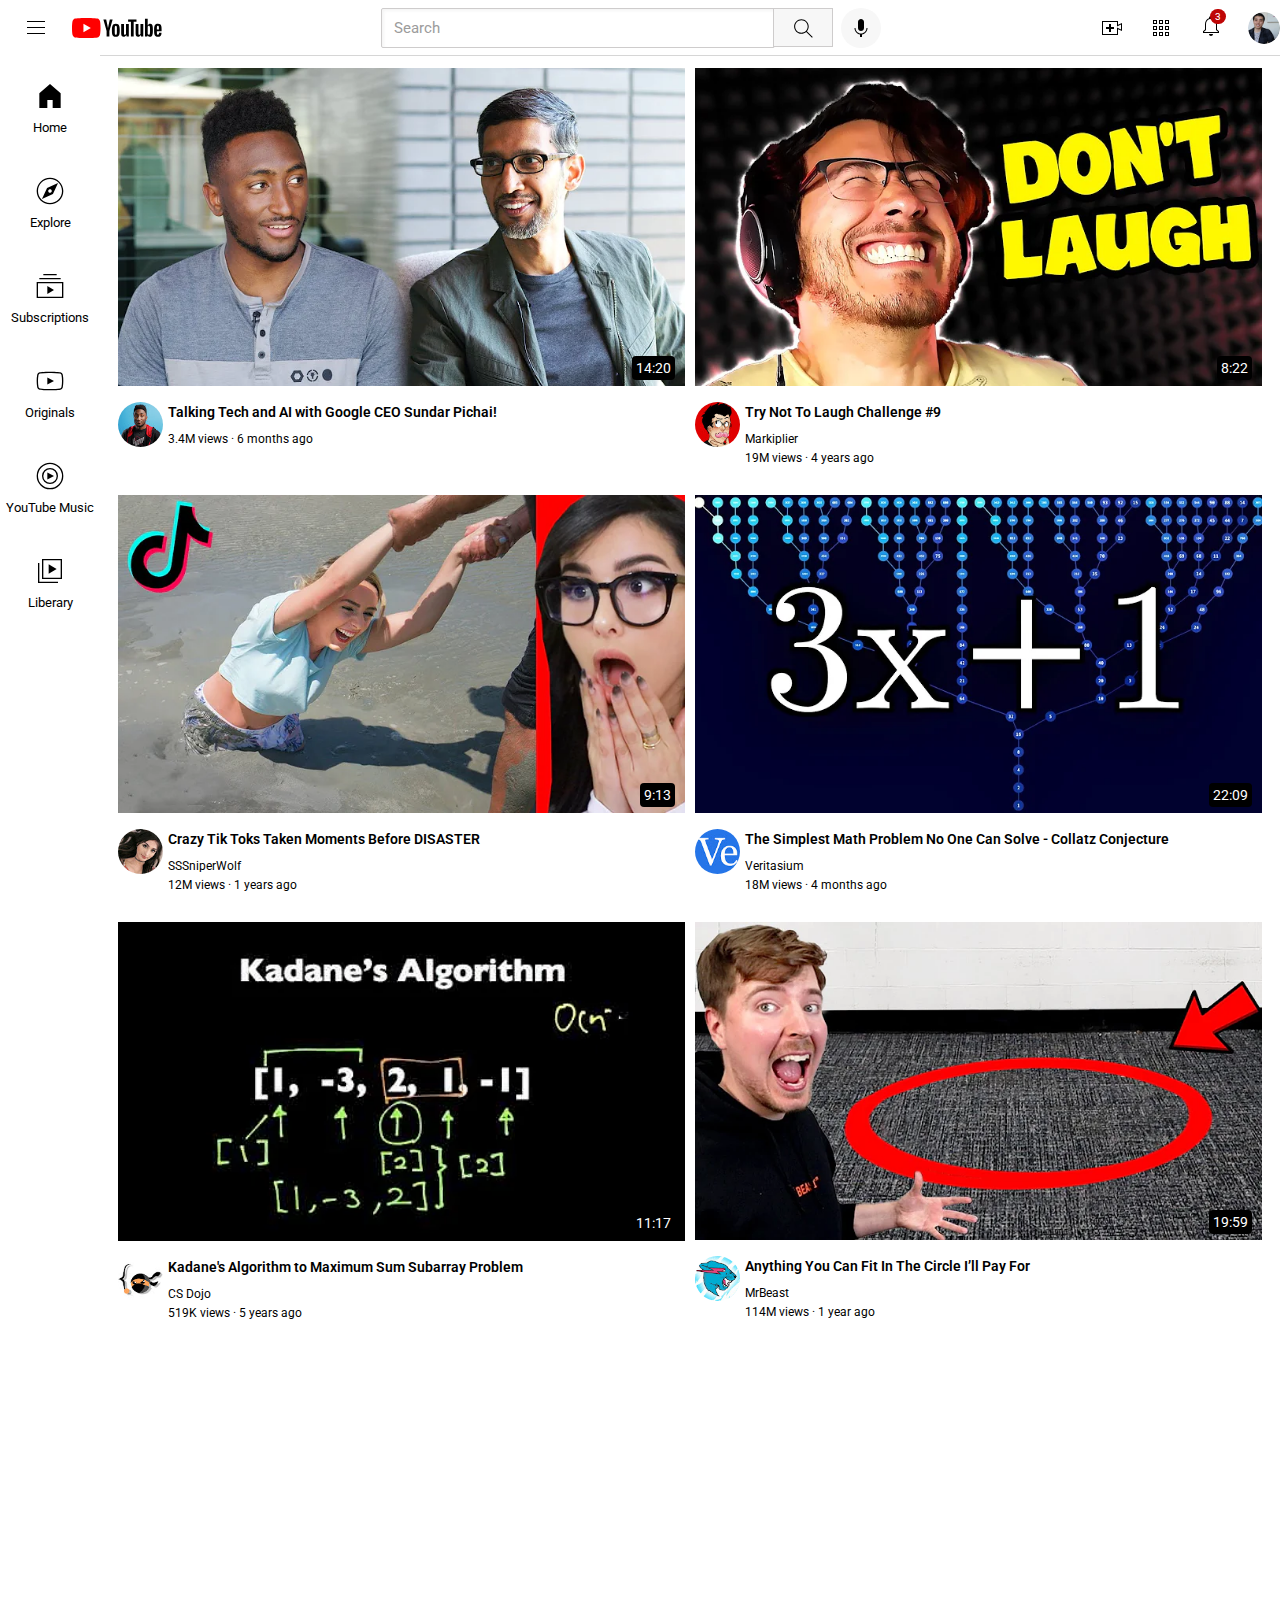
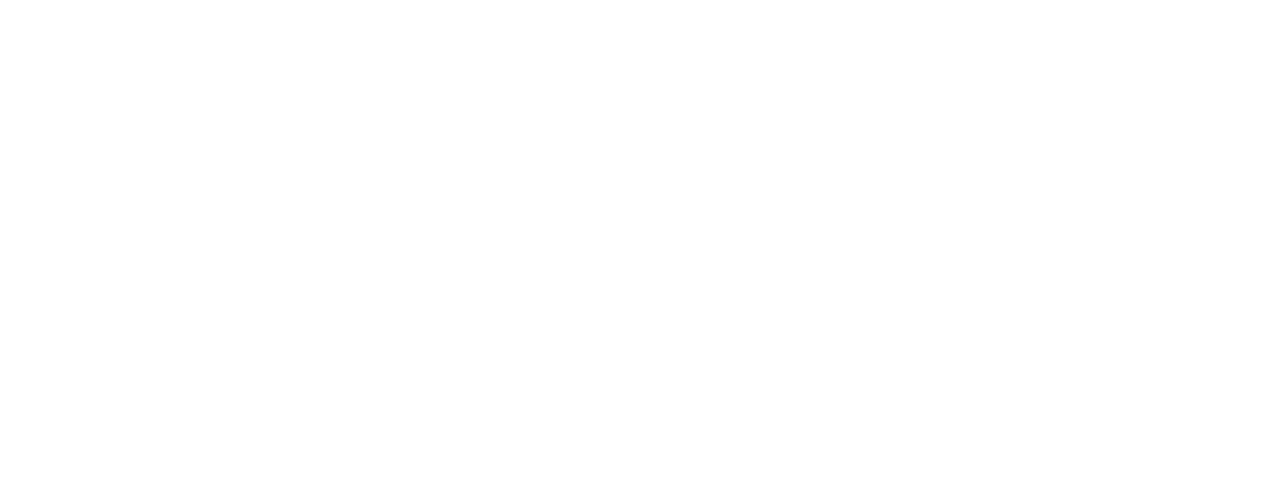
<file: index.html>
<!DOCTYPE html>
<html>
    <head>
        <title>youtube.com Clone</title>
        <link rel="preconnect" href="https://fonts.googleapis.com">
        <link rel="preconnect" href="https://fonts.gstatic.com" crossorigin>
        <link href="https://fonts.googleapis.com/css2?family=Roboto:ital,wght@0,100;0,300;0,400;0,500;0,700;0,900;1,100;1,300;1,400;1,500;1,700;1,900&display=swap" rel="stylesheet">
        
        <link rel="stylesheet" href="styles/general.css">
        <link rel="stylesheet" href="styles/video.css">
        <link rel="stylesheet" href="styles/header.css">
        <link rel="stylesheet" href="styles/sidebar.css">

    </head>


    <body>
        <div class="header">
            <div class="left-section">
                <img class="hamburger-menu" src="icons/hamburger-menu.svg">
                <img class="youtube-logo" src="icons/youtube-logo.svg">

            </div>
            <div class="middle-section">
                
                <input class="searching" placeholder="Search">
                <div class="search-button-div">    
                    <button class="search-button">
                        <img class="search-icon"  src="icons/search.svg">
                    </button>
                    <div class="search-button-hover"> Search </div>
                </div>



                <button class="voice-button">
                    <div class="search-button-div">
                        <img class="voice-icon" src="icons/voice-search-icon.svg">
                        <div class="voice-button-hover"> Search by voice </div>
                    </div>
                </button>
            </div>
            <div class="right-section">
                <img class="upload-icon" src="icons/upload.svg">
                <img class="youtube-apps-icon" src="icons/youtube-apps.svg">
                <div class="notifcation-div">
                    <img class="notification-icon" src="icons/notifications.svg">
                    <div class="notofication-count">3</div>
                </div>
                <img class="current-user-pic" src="profile-pic/my-channel.jpeg">
 
            </div>
        <div class="sidebar">
            <div class="sidebar-links">
                <img src="icon-sidebar/home.svg">
                <div> Home </div>
            </div>

            <div class="sidebar-links">
                <img src="icon-sidebar/explore.svg">
                <div> Explore </div>
            </div>

            <div class="sidebar-links">
                <img src="icon-sidebar/subscriptions.svg">
                <div> Subscriptions </div>
            </div>

            <div class="sidebar-links">
                <img src="icon-sidebar/originals.svg">
                <div> Originals </div>
            </div>

            <div class="sidebar-links">
                <img src="icon-sidebar/youtube-music.svg">
                <div> YouTube Music </div>
            </div>

            <div class="sidebar-links">
                <img src="icon-sidebar/library.svg">
                <div> Liberary </div>
            </div>
        </div>
        </div>
        

        
        <div class="all-video-grids">

            <div class="video-preview">
                <div class="thumbnail-row">
                        <a href="https://www.youtube.com/watch?v=G3e-cpL7ofc">
                        <img class="pic" src="thumbnails/thumbnail-1.webp">
                        </a>
                    
                    <div class="video-time">14:20 </div>
                </div>
                <div class="video-info-grid">
                    <div class="channel-picture">
                        <img class="profile-pic" src="profile-pic/channel-1.jpeg">
                        <div class="channel-picture-summary">
                            <img class="pic-summary" src="profile-pic/channel-1.jpeg">
                            <div class="text-summary">
                                <p class="summary-channel-name">Marques Brownlee</p>
                                <p class="summary-channel-subs"> 15M Subescribers</p>
                            </div>

                        </div>
                    </div>

                    <div class="channel-description">
                        <p class="video-title">
                            Talking Tech and AI with Google CEO Sundar Pichai!
                        </p>
                
                        <p class="video-author">
                            
                        </p>
                
                        <p class="video-stats">
                            3.4M views &#183; 6 months ago
                        </p>
                    </div>
                </div>

            </div>

            <div class="video-preview">
                <div class="thumbnail-row">
                    <img class="pic" src="thumbnails/thumbnail-2.webp">
                    <div class="video-time">8:22 </div>
                </div>
                <div class="video-info-grid">
                    <div class="channel-picture">
                        <img class="profile-pic" src="profile-pic/channel-2.jpeg">
                        <div class="channel-picture-summary">
                            <img class="pic-summary" src="profile-pic/channel-2.jpeg">
                            <div class="text-summary">
                                <p class="summary-channel-name">Markiplier</p>
                                <p class="summary-channel-subs"> 40M Subescribers</p>
                            </div>

                        </div>
                    </div>

                    <div class="channel-description">
                        <p class="video-title">                  
                            Try Not To Laugh Challenge #9
                        </p>
                
                        <p class="video-author">
                            Markiplier
                        </p>
                
                        <p class="video-stats">
                            19M views &#183; 4 years ago
                        </p>
                    </div>
                </div>

            </div>

            <div class="video-preview">
                <div class="thumbnail-row">
                    <img class="pic" src="thumbnails/thumbnail-3.webp">
                    <div class="video-time">9:13 </div>
                </div>
                <div class="video-info-grid">
                    <div class="channel-picture">
                        <img class="profile-pic" src="profile-pic/channel-3.jpeg">
                        <div class="channel-picture-summary">
                            <img class="pic-summary" src="profile-pic/channel-3.jpeg">
                            <div class="text-summary">
                                <p class="summary-channel-name">SSSniperWolf</p>
                                <p class="summary-channel-subs"> 10M Subescribers</p>
                            </div>

                        </div>
                    </div>

                    <div class="channel-description">
                        <p class="video-title">                  
                            Crazy Tik Toks Taken Moments Before DISASTER
                        </p>
                
                        <p class="video-author">
                            SSSniperWolf
                        </p>
                
                        <p class="video-stats">
                            12M views &#183; 1 years ago
                        </p>
                    </div>
                </div>

            
            </div>
            <div class="video-preview">
                <div class="thumbnail-row">
                    <img class="pic" src="thumbnails/thumbnail-4.webp">
                    <div class="video-time">22:09 </div>
                </div>
                <div class="video-info-grid">
                    <div class="channel-picture">
                        <img class="profile-pic" src="profile-pic/channel-4.jpeg">
                    </div>

                    <div class="channel-description">
                        <p class="video-title">
                            The Simplest Math Problem No One Can Solve - Collatz Conjecture
                        </p>
                
                        <p class="video-author">
                            Veritasium
                        </p>
                
                        <p class="video-stats">
                            18M views &#183; 4 months ago
                        </p>
                    </div>
                </div>

            </div>

            <div class="video-preview">
                <div class="thumbnail-row">
                    <img class="pic" src="thumbnails/thumbnail-5.webp">
                    <div class="video-time">11:17 </div>
                </div>
                <div class="video-info-grid">
                    <div class="channel-picture">
                        <img class="profile-pic" src="profile-pic/channel-5.jpeg">
                    </div>

                    <div class="channel-description">
                        <p class="video-title">                  
                            Kadane's Algorithm to Maximum Sum Subarray Problem
                        </p>
                
                        <p class="video-author">
                            CS Dojo
                        </p>
                
                        <p class="video-stats">
                            519K views &#183; 5 years ago
                        </p>
                    </div>
                </div>

            </div>

            <div class="video-preview">
                <div class="thumbnail-row">
                    <img class="pic" src="thumbnails/thumbnail-6.webp">
                    <div class="video-time">19:59 </div>
                </div>
                <div class="video-info-grid">
                    <div class="channel-picture">
                        <img class="profile-pic" src="profile-pic/channel-6.jpeg">
                    </div>

                    <div class="channel-description">
                        <p class="video-title">                  
                            Anything You Can Fit In The Circle I’ll Pay For
                        </p>
                
                        <p class="video-author">
                            MrBeast
                        </p>
                
                        <p class="video-stats">
                            114M views &#183; 1 year ago
                        </p>
                    </div>
                </div>

            
            </div>

        </div>
    </body>
</html>
</file>
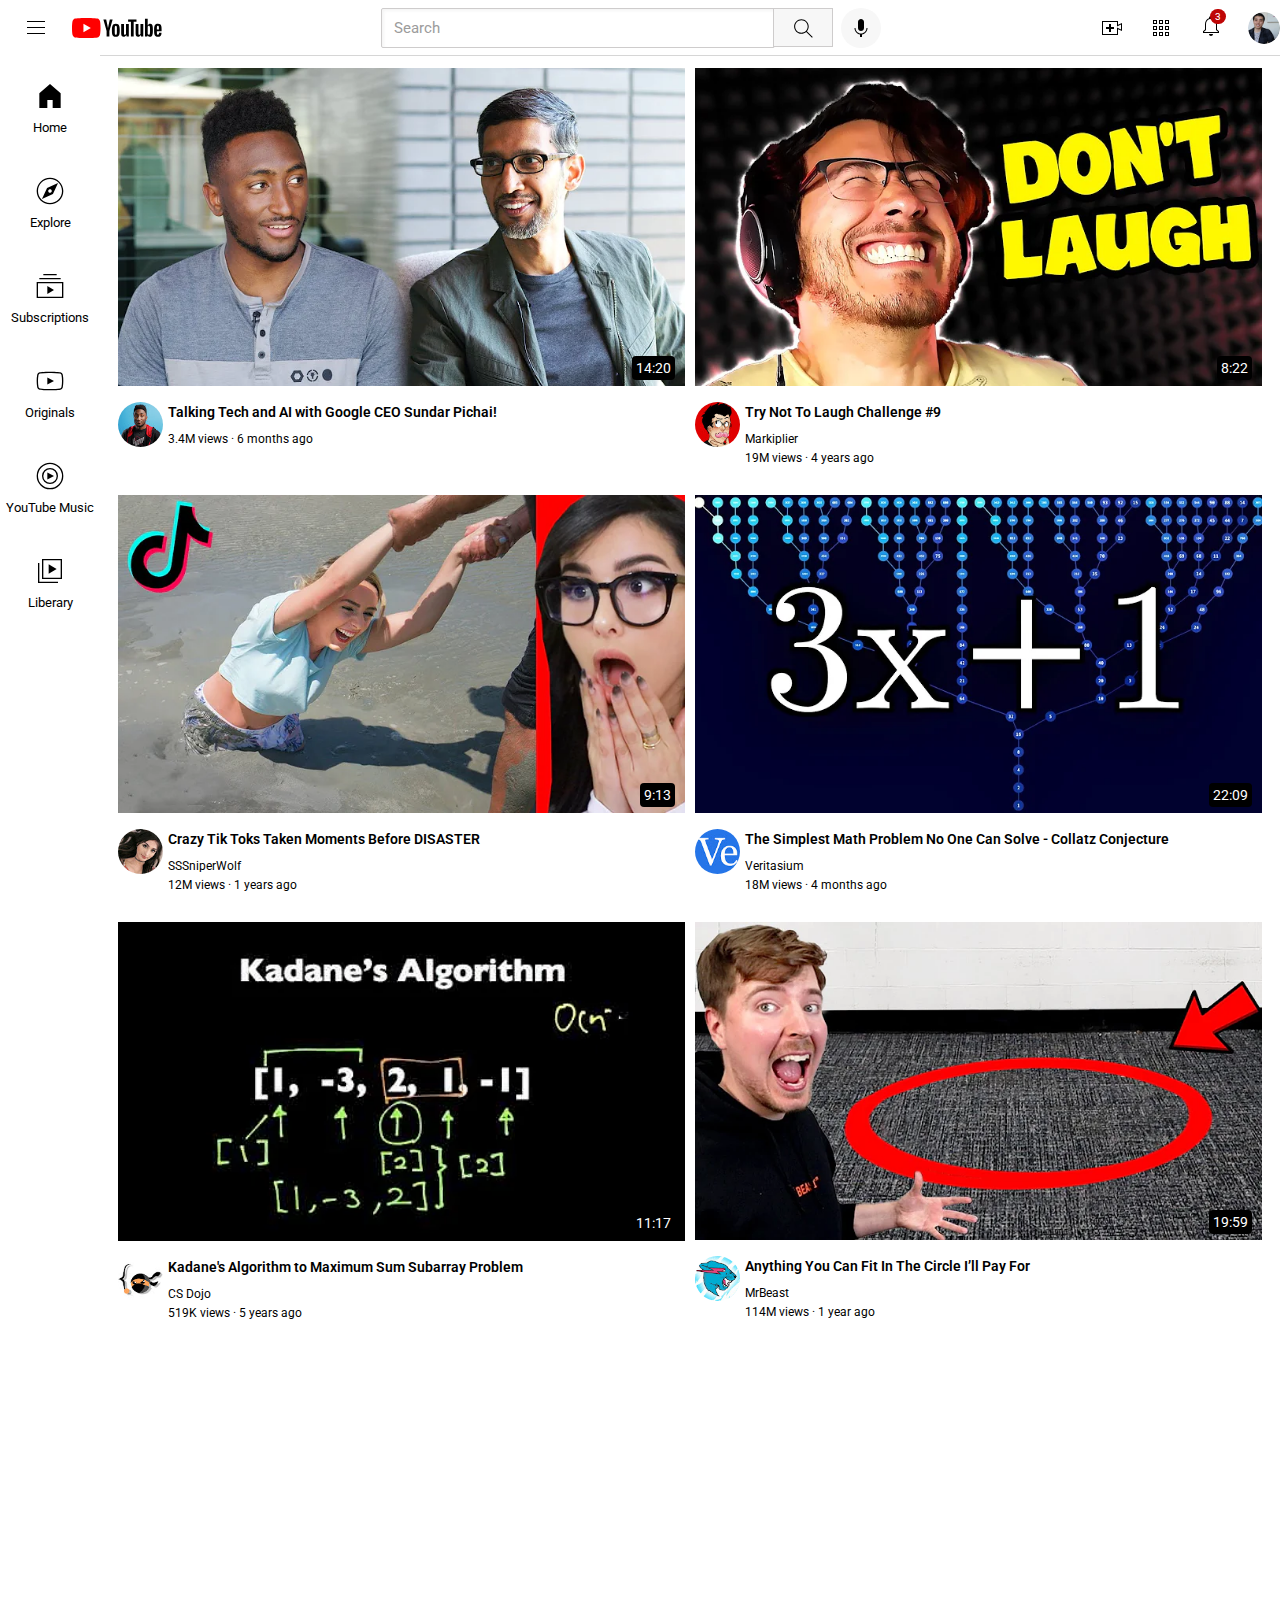
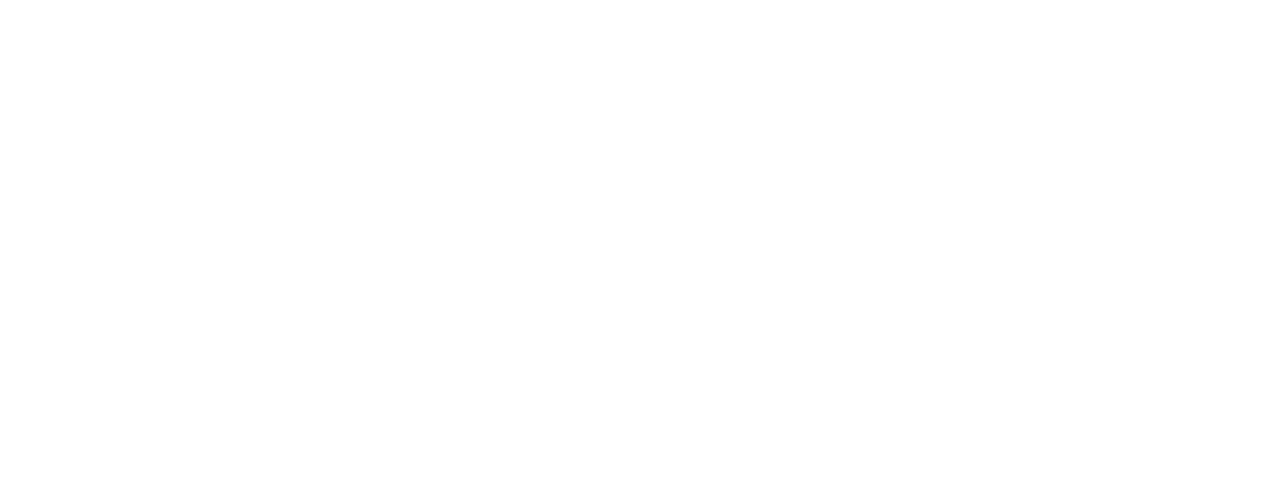
<file: youtube.html>
<!DOCTYPE html>
<html>
    <head>
        <title>youtube.com Clone</title>
        <link rel="preconnect" href="https://fonts.googleapis.com">
        <link rel="preconnect" href="https://fonts.gstatic.com" crossorigin>
        <link href="https://fonts.googleapis.com/css2?family=Roboto:ital,wght@0,100;0,300;0,400;0,500;0,700;0,900;1,100;1,300;1,400;1,500;1,700;1,900&display=swap" rel="stylesheet">
        
        <link rel="stylesheet" href="styles/general.css">
        <link rel="stylesheet" href="styles/video.css">
        <link rel="stylesheet" href="styles/header.css">
        <link rel="stylesheet" href="styles/sidebar.css">

    </head>


    <body>
        <div class="header">
            <div class="left-section">
                <img class="hamburger-menu" src="icons/hamburger-menu.svg">
                <img class="youtube-logo" src="icons/youtube-logo.svg">

            </div>
            <div class="middle-section">
                
                <input class="searching" placeholder="Search">
                <div class="search-button-div">    
                    <button class="search-button">
                        <img class="search-icon"  src="icons/search.svg">
                    </button>
                    <div class="search-button-hover"> Search </div>
                </div>



                <button class="voice-button">
                    <div class="search-button-div">
                        <img class="voice-icon" src="icons/voice-search-icon.svg">
                        <div class="voice-button-hover"> Search by voice </div>
                    </div>
                </button>
            </div>
            <div class="right-section">
                <img class="upload-icon" src="icons/upload.svg">
                <img class="youtube-apps-icon" src="icons/youtube-apps.svg">
                <div class="notifcation-div">
                    <img class="notification-icon" src="icons/notifications.svg">
                    <div class="notofication-count">3</div>
                </div>
                <img class="current-user-pic" src="profile-pic/my-channel.jpeg">
 
            </div>
        <div class="sidebar">
            <div class="sidebar-links">
                <img src="icon-sidebar/home.svg">
                <div> Home </div>
            </div>

            <div class="sidebar-links">
                <img src="icon-sidebar/explore.svg">
                <div> Explore </div>
            </div>

            <div class="sidebar-links">
                <img src="icon-sidebar/subscriptions.svg">
                <div> Subscriptions </div>
            </div>

            <div class="sidebar-links">
                <img src="icon-sidebar/originals.svg">
                <div> Originals </div>
            </div>

            <div class="sidebar-links">
                <img src="icon-sidebar/youtube-music.svg">
                <div> YouTube Music </div>
            </div>

            <div class="sidebar-links">
                <img src="icon-sidebar/library.svg">
                <div> Liberary </div>
            </div>
        </div>
        </div>
        

        
        <div class="all-video-grids">

            <div class="video-preview">
                <div class="thumbnail-row">
                        <a href="https://www.youtube.com/watch?v=G3e-cpL7ofc">
                        <img class="pic" src="thumbnails/thumbnail-1.webp">
                        </a>
                    
                    <div class="video-time">14:20 </div>
                </div>
                <div class="video-info-grid">
                    <div class="channel-picture">
                        <img class="profile-pic" src="profile-pic/channel-1.jpeg">
                        <div class="channel-picture-summary">
                            <img class="pic-summary" src="profile-pic/channel-1.jpeg">
                            <div class="text-summary">
                                <p class="summary-channel-name">Marques Brownlee</p>
                                <p class="summary-channel-subs"> 15M Subescribers</p>
                            </div>

                        </div>
                    </div>

                    <div class="channel-description">
                        <p class="video-title">
                            Talking Tech and AI with Google CEO Sundar Pichai!
                        </p>
                
                        <p class="video-author">
                            
                        </p>
                
                        <p class="video-stats">
                            3.4M views &#183; 6 months ago
                        </p>
                    </div>
                </div>

            </div>

            <div class="video-preview">
                <div class="thumbnail-row">
                    <img class="pic" src="thumbnails/thumbnail-2.webp">
                    <div class="video-time">8:22 </div>
                </div>
                <div class="video-info-grid">
                    <div class="channel-picture">
                        <img class="profile-pic" src="profile-pic/channel-2.jpeg">
                        <div class="channel-picture-summary">
                            <img class="pic-summary" src="profile-pic/channel-2.jpeg">
                            <div class="text-summary">
                                <p class="summary-channel-name">Markiplier</p>
                                <p class="summary-channel-subs"> 40M Subescribers</p>
                            </div>

                        </div>
                    </div>

                    <div class="channel-description">
                        <p class="video-title">                  
                            Try Not To Laugh Challenge #9
                        </p>
                
                        <p class="video-author">
                            Markiplier
                        </p>
                
                        <p class="video-stats">
                            19M views &#183; 4 years ago
                        </p>
                    </div>
                </div>

            </div>

            <div class="video-preview">
                <div class="thumbnail-row">
                    <img class="pic" src="thumbnails/thumbnail-3.webp">
                    <div class="video-time">9:13 </div>
                </div>
                <div class="video-info-grid">
                    <div class="channel-picture">
                        <img class="profile-pic" src="profile-pic/channel-3.jpeg">
                        <div class="channel-picture-summary">
                            <img class="pic-summary" src="profile-pic/channel-3.jpeg">
                            <div class="text-summary">
                                <p class="summary-channel-name">SSSniperWolf</p>
                                <p class="summary-channel-subs"> 10M Subescribers</p>
                            </div>

                        </div>
                    </div>

                    <div class="channel-description">
                        <p class="video-title">                  
                            Crazy Tik Toks Taken Moments Before DISASTER
                        </p>
                
                        <p class="video-author">
                            SSSniperWolf
                        </p>
                
                        <p class="video-stats">
                            12M views &#183; 1 years ago
                        </p>
                    </div>
                </div>

            
            </div>
            <div class="video-preview">
                <div class="thumbnail-row">
                    <img class="pic" src="thumbnails/thumbnail-4.webp">
                    <div class="video-time">22:09 </div>
                </div>
                <div class="video-info-grid">
                    <div class="channel-picture">
                        <img class="profile-pic" src="profile-pic/channel-4.jpeg">
                    </div>

                    <div class="channel-description">
                        <p class="video-title">
                            The Simplest Math Problem No One Can Solve - Collatz Conjecture
                        </p>
                
                        <p class="video-author">
                            Veritasium
                        </p>
                
                        <p class="video-stats">
                            18M views &#183; 4 months ago
                        </p>
                    </div>
                </div>

            </div>

            <div class="video-preview">
                <div class="thumbnail-row">
                    <img class="pic" src="thumbnails/thumbnail-5.webp">
                    <div class="video-time">11:17 </div>
                </div>
                <div class="video-info-grid">
                    <div class="channel-picture">
                        <img class="profile-pic" src="profile-pic/channel-5.jpeg">
                    </div>

                    <div class="channel-description">
                        <p class="video-title">                  
                            Kadane's Algorithm to Maximum Sum Subarray Problem
                        </p>
                
                        <p class="video-author">
                            CS Dojo
                        </p>
                
                        <p class="video-stats">
                            519K views &#183; 5 years ago
                        </p>
                    </div>
                </div>

            </div>

            <div class="video-preview">
                <div class="thumbnail-row">
                    <img class="pic" src="thumbnails/thumbnail-6.webp">
                    <div class="video-time">19:59 </div>
                </div>
                <div class="video-info-grid">
                    <div class="channel-picture">
                        <img class="profile-pic" src="profile-pic/channel-6.jpeg">
                    </div>

                    <div class="channel-description">
                        <p class="video-title">                  
                            Anything You Can Fit In The Circle I’ll Pay For
                        </p>
                
                        <p class="video-author">
                            MrBeast
                        </p>
                
                        <p class="video-stats">
                            114M views &#183; 1 year ago
                        </p>
                    </div>
                </div>

            
            </div>

        </div>
    </body>
</html>
</file>
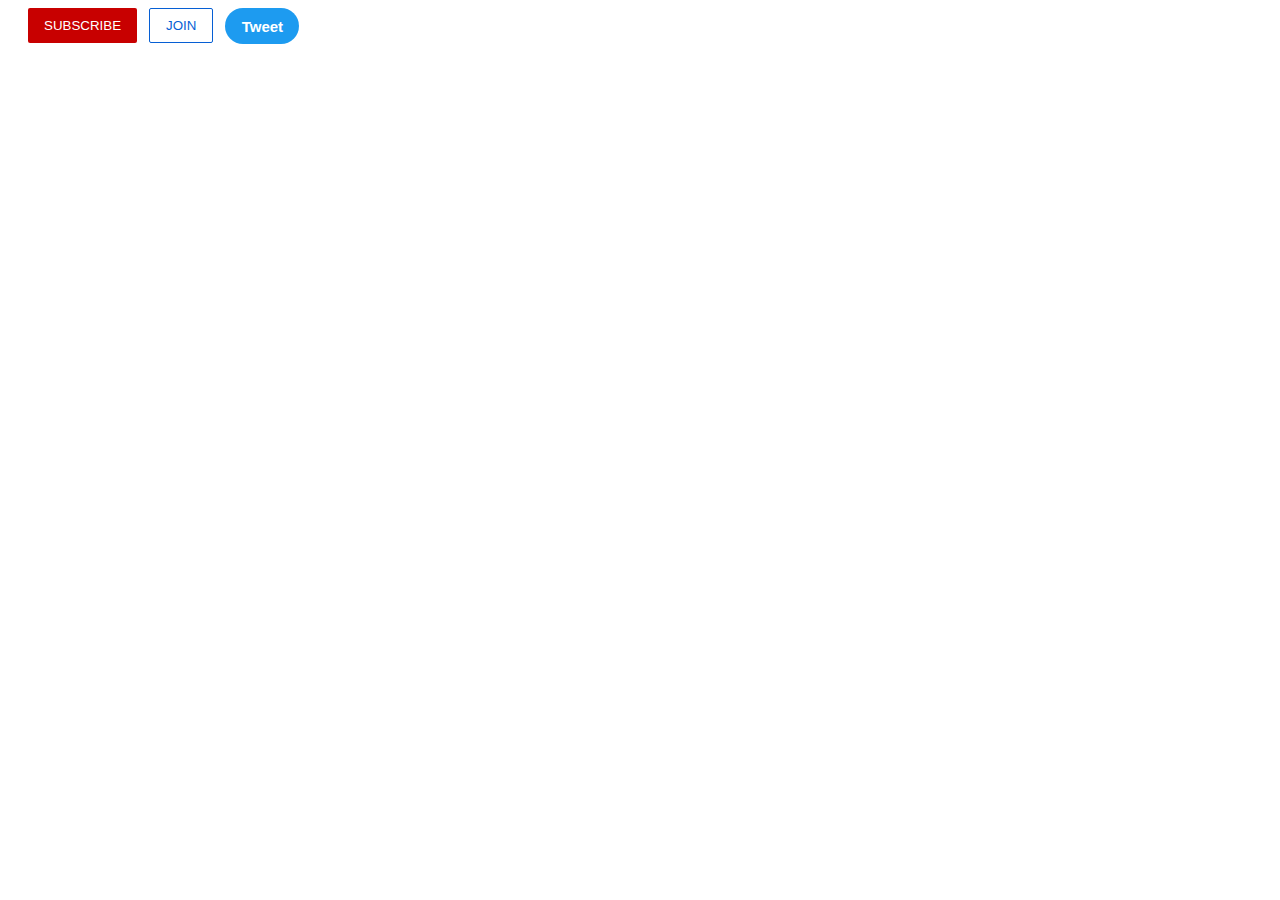
<file: intro-html/buttons.html>
<!DOCTYPE html>
<html>
    <head>
        <title>Buttons practise</title>       
        <link rel="stylesheet" href="styles/buttons.css">   
    </head>
    <body>
        <button class="subscribe-button">
            SUBSCRIBE
          </button>
          
          <button class="join-button">
            JOIN
          </button>
          
          <button class="tweet-button">
            Tweet
          </button>
    </body>
</html>
</file>
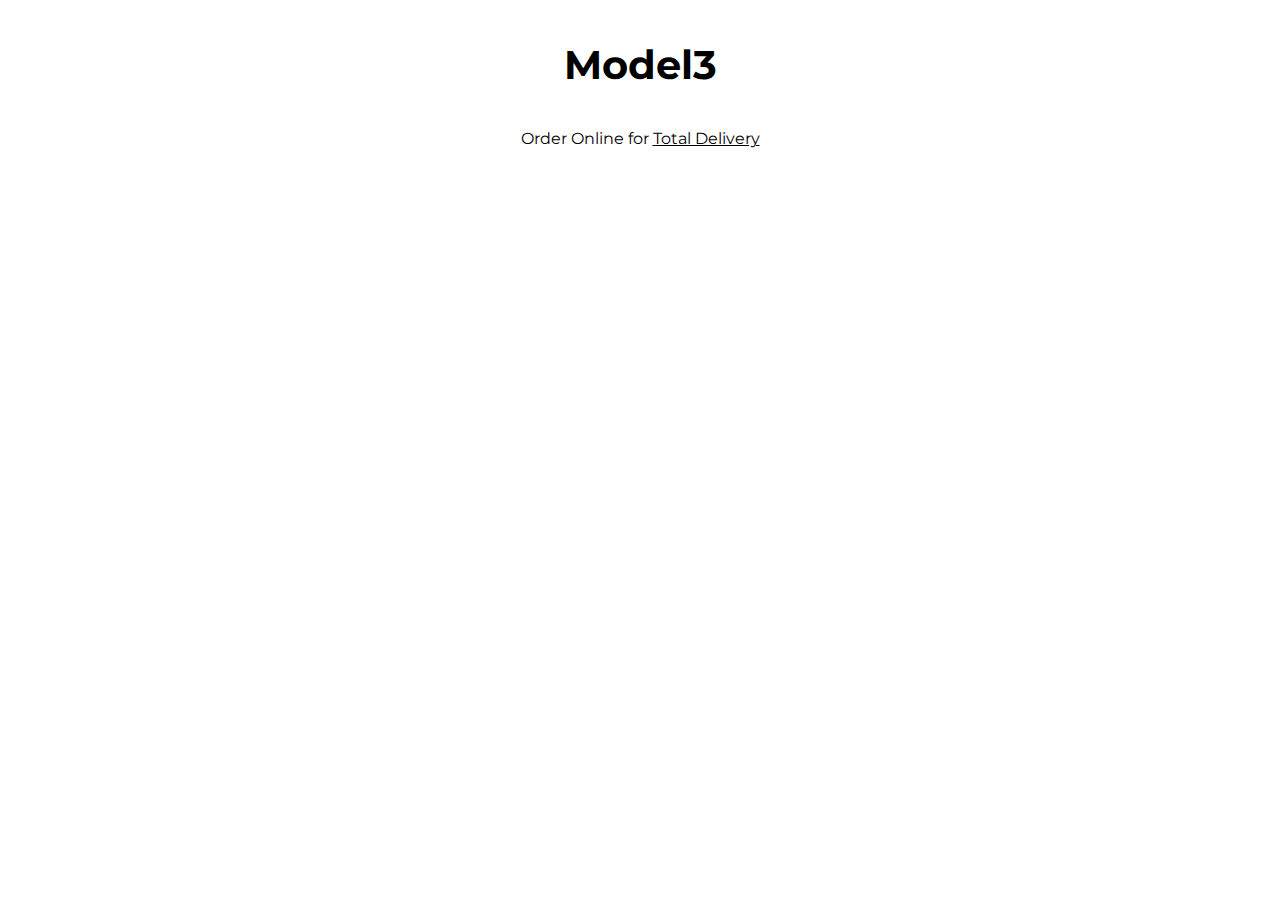
<file: intro-html/newtext.html>
<!DOCTYPE html>
<html>
    <head>
    <title>Model3</title>
    <link rel="stylesheet" href="styles/nextext.css">
    <link rel="preconnect" href="https://fonts.googleapis.com">
    <link rel="preconnect" href="https://fonts.gstatic.com" crossorigin>
    <link href="https://fonts.googleapis.com/css2?family=Montserrat:ital,wght@0,100..900;1,100..900&family=Roboto:ital,wght@0,100;0,300;0,400;0,500;0,700;0,900;1,100;1,300;1,400;1,500;1,700;1,900&display=swap" rel="stylesheet">
    </head>
    <body>
    <p class="model">
        Model3
    </p>
    <p class="under-text">
        Order Online for <span class="inside-text">Total Delivery</span>
    </p>
    </body>
</html>
</file>
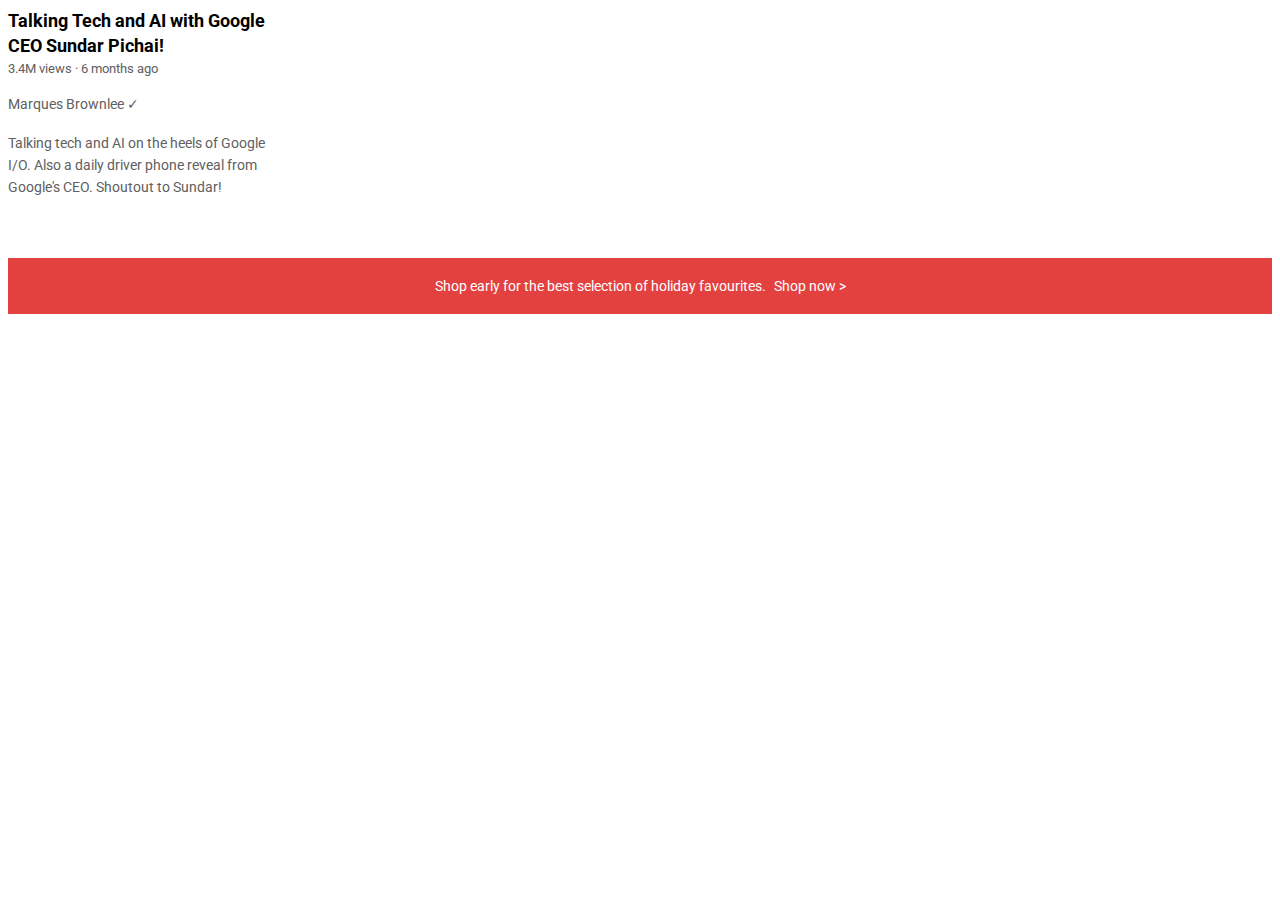
<file: intro-html/text.html>
<!DOCTYPE html>
<html>
  <head>
    <link rel="preconnect" href="https://fonts.googleapis.com">
    <link rel="preconnect" href="https://fonts.gstatic.com" crossorigin>
    <link href="https://fonts.googleapis.com/css2?family=Roboto:ital,wght@0,100;0,300;0,400;0,500;0,700;0,900;1,100;1,300;1,400;1,500;1,700;1,900&display=swap" rel="stylesheet">

    <title> texting </title>
    <link rel="stylesheet" href="styles/text.css">  
  </head>
  <body>
    <p class="video-title">
        Talking Tech and AI with Google CEO Sundar Pichai!
      </p>
      
      <p class="video-stats">
       3.4M views &#183 6 months ago
      </p>
      
      <p class="video-author">
        Marques Brownlee &#10003
      </p>
      
      <p class="video-description">
        Talking tech and AI on the heels of Google I/O. Also a daily driver phone reveal from Google's CEO. Shoutout to Sundar!
      </p>
      
      <p class="buttom_text">
        Shop early for the best selection of holiday favourites. <span class="span-example">Shop now 	&gt; </span>
      </p>
      
 </body>
</html>
</file>
<file: styles/general.css>
body{
    padding: 60px 10px 10px 110px;
    height: 2000px;
}
p{
    font-family: Roboto;
    margin: 0px 0px 0px 0px;
}
</file>
<file: styles/video.css>
.all-video-grids{
    display: grid;
    grid-template-columns: 1fr 1fr 1fr;
    column-gap: 10px;
    row-gap: 30px;
}

@media (max-width: 1400px){
    .all-video-grids{
        grid-template-columns: 1fr 1fr;
    } 
}

.video-title{
    margin: 0px 0px 10px 0px;
    font-size: 14px;
    font-weight: 600;
    line-height: 20px;

}
.video-author ,.video-stats{
    font-size: 12px;

    
}
.video-author{
    margin-bottom: 5px;
}
.pic{
    width: 100%;
}


.video-preview{

}

.video-info-grid{
    display: grid;
    grid-template-columns: 50px 1fr;
}

.profile-pic{
    border-radius: 40px;
    width: 90%;

}

.channel-picture{
    position: relative;
    vertical-align: top;
    
}


.channel-picture-summary{
    width: 300px;
    height: 100px;
    padding: 5px;
    padding-left: 15px;
    display: flex;
    position: absolute;
    z-index: 50;
    background-color: white;
    align-items: center;
    justify-content: start;
    border-radius: 10px;
    box-shadow: 0px 0px 15px rgb(117, 117, 117);
    opacity: 0;
    pointer-events: none;
    transition: opacity 0.5s;

    
}

.channel-picture:hover .channel-picture-summary{
    opacity: 1;
}
.pic-summary{
    height: 80%;
    border-radius: 40px;
    margin-right:  15px;
}

.channel-picture p{
    font-family: Roboto;
}

.summary-channel-name{
    font-weight: bold;
    font-size: 20px;
    margin-bottom: 10px;
}

.summary-channel-subs{
    color: rgb(120, 120, 120);
    font-size: 16px;
}


.thumbnail-row{
    margin-bottom: 12px;
    position: relative;
}

.video-time{
    position: absolute;
    font-family: Roboto;
    font-size: 14px;
    bottom: 10px;
    right: 10px;
    padding: 4px;
    background-color: black;
    color: white;
    border-radius: 4px;
}
</file>
<file: styles/header.css>
.header{
    height: 55px;
    display: flex;
    flex-direction: row;
    justify-content: space-between;
    position: fixed;
    top: 0;
    right: 0;
    left: 0;
    background-color: white;
    border-bottom-width: 1px;
    border-bottom-color: rgb(214, 214, 214);
    border-bottom-style: solid;
    z-index: 100;
}

.left-section{
    display: flex;
    margin-right: 30px;
    align-items: center;
}
.middle-section{
    display: flex;
    flex: 1;
    max-width: 500px;
    align-items: center;
    
}
.right-section{
    margin-left: 30px;
    display: flex;
    justify-content: space-between;
    width: 180px;
    align-items: center;
    flex-shrink: 0;
}

.hamburger-menu{
    height: 24px;
    margin: 24px;
}

.youtube-logo{
    height: 20px;
}

.search-button{
    width: 60px;
    height: 39.5px;
    padding: 0;
    background-color: rgb(247, 247, 247);
    border-color:  rgb(206, 204, 204);
    border-style: solid;
    border-width: 1px;

}
.search-icon{
    width: 25px;
    margin-top: 5px;
}

.search-button-div{
    position: relative;
}


.search-button-hover , .voice-button-hover{
    font-family: Roboto;
    position: absolute;
    color: white;
    background-color: rgb(88, 88, 88);
    padding: 3px 5px 3px 5px;
    border-radius: 3px;
    font-size: 12px;
    opacity: 0;
    transition: opacity 0.15s;
    pointer-events: none;
    white-space: nowrap;
}

.search-button-hove{
    bottom: -22px;
    right: 5px;
}
.voice-button-hover{
    right: -22px;
    bottom: -25px;
}

.search-button-div:hover .search-button-hover,
.search-button-div:hover .voice-button-hover
{
    opacity: 1;
}


.voice-button{
    width: 40px ;
    height: 40px;
    padding: 0;
    border-style: none;
    margin-left: 8px;
    background-color: rgb(247, 247, 247);
    border-radius: 20px;
}

.voice-icon{
    width: 24px;
    margin-top: 3px;
}

.searching{
    flex: 1;
    height: 38px;
    padding: 0;
    border-radius: 2px;
    border-width: 1px;
    border-style: solid ;
    border-color: rgb(206, 204, 204);
    box-shadow: inset 2px 2px 3px  #80808015;
    font-family: Roboto;
    font-size: 15px;
    padding-left: 8px;
    background-color: white;
    margin-right: -2px;
    width: 0;
}
.searching::placeholder{
    font-family: Roboto;
    font-size: 15px;
    padding-left: 4px;
    color: rgb(156, 156, 156);
}

.upload-icon{
    width: 24px;
}

.youtube-apps-icon{
    width: 24px;
}
.notifcation-div{
    position: relative;
}
.notification-icon{
    width: 24px;
}
.notofication-count{
    position: absolute;
    font-family: Roboto;
    font-size: 10px;
    top: -5px;
    right: -3px;
    padding: 2px 5px 2px 5px;
    border-radius: 10px;
    color: white;
    background-color: rgb(191, 6, 6);

}

.current-user-pic{
    width: 32px;
    border-radius: 16px;
}
</file>
<file: styles/sidebar.css>
.sidebar{
    position: fixed;
    top: 60px;
    bottom: 0;
    left: 0;
    width: 100px;
    background: white;
    z-index: 200;
    margin-top: -5px;
}

.sidebar-links{
    display: flex;
    flex-direction: column;
    height:80px;
    align-items: center;
    justify-content: center;
    margin-top: 5px;
    padding-bottom: 10px;
}

.sidebar-links:hover{
    background-color: rgb(235, 235, 235);
    cursor: pointer;
}

.sidebar-links img{
    height: 32px;
    margin-top: 15px;
}

.sidebar-links div{
    margin-top: 8px;
    font-family: Roboto;
    font-size: 13px;
}
</file>
<file: intro-html/styles/buttons.css>
button{
    font-family: Arial, Helvetica, sans-serif;
}
.subscribe-button {
    background-color: rgb(200, 0, 0);
    color: white;
    border: none;
    border-radius: 2px;
    cursor: pointer;
    margin-right: 8px;
    margin-left: 20px;
    padding-top: 10px;
    padding-bottom: 10px;
    padding-left: 16px;
    padding-right: 16px;
    transition: opacity 0.15s;
    vertical-align: top;
  }
  
  .subscribe-button:hover {
    opacity: 0.8;
  }
  
  .subscribe-button:active {
    opacity: 0.5;
  }
  
  .join-button {
    background-color: white;
    border-color: rgb(6, 95, 212);
    border-style: solid;
    border-width: 1px;
    color: rgb(6, 95, 212);
    border-radius: 2px;
    cursor: pointer;
    padding-top: 9px;
    padding-bottom: 9px;
    padding-left: 16px;
    padding-right: 16px;
  
    transition: background-color 0.15s,
      color 0.15s;
  }
  
  .join-button:hover {
    background-color: rgb(6, 95, 212);
    color: white;
  }
  
  .join-button:active {
    opacity: 0.7;
  }
  
  .tweet-button {
    background-color: rgb(29, 155, 240);
    color: white;
    border: none;
    height: 36px;
    width: 74px;
    border-radius: 8px;
    border-radius: 18px;
    font-weight: bold;
    font-size: 15px;
    cursor: pointer;
    margin-left: 8px;
    transition: box-shadow 0.15s;
    vertical-align: top;
  }
  
  .tweet-button:hover {
    box-shadow: 5px 5px 10px rgba(0, 0, 0, 0.15);
  }
</file>
<file: intro-html/styles/nextext.css>
p{
    font-family: Montserrat;
    text-align: center;
}
.model{
    font-size: 40px;
    font-weight: bold;
}

.under-text{
    margin-top: 15px;
}

.inside-text{
    text-decoration: underline;
}
</file>
<file: intro-html/styles/text.css>
p{
    font-family: Roboto;
    margin-bottom: 0px;
    margin-top: 0px;
}
.video-title{
    font-size: 18px;
    font-weight: bold;
    width: 280px;
    line-height: 25px;
    margin-bottom: 0px;
}

.video-stats{
    color: #606060;
    font-size: 13px;
    margin-top: 3px;
}

.video-author{
    color: #606060;
    font-size: 14px;
    margin-top: 20px;
}

.video-description{
    color: #606060;
    font-size: 14px;
    margin-top: 20px;
    width: 280px;
    line-height: 22px;
}

.buttom_text{
    color: white;
    background-color: #e34140;
    margin-top: 60px;
    padding: 20px 0px 20px 0px;
    text-align: center;
    font-size: 14px;
}

.span-example{
    margin-left: 5px;
    cursor: pointer;
}
.span-example:hover{
    text-decoration: underline;
}
</file>
